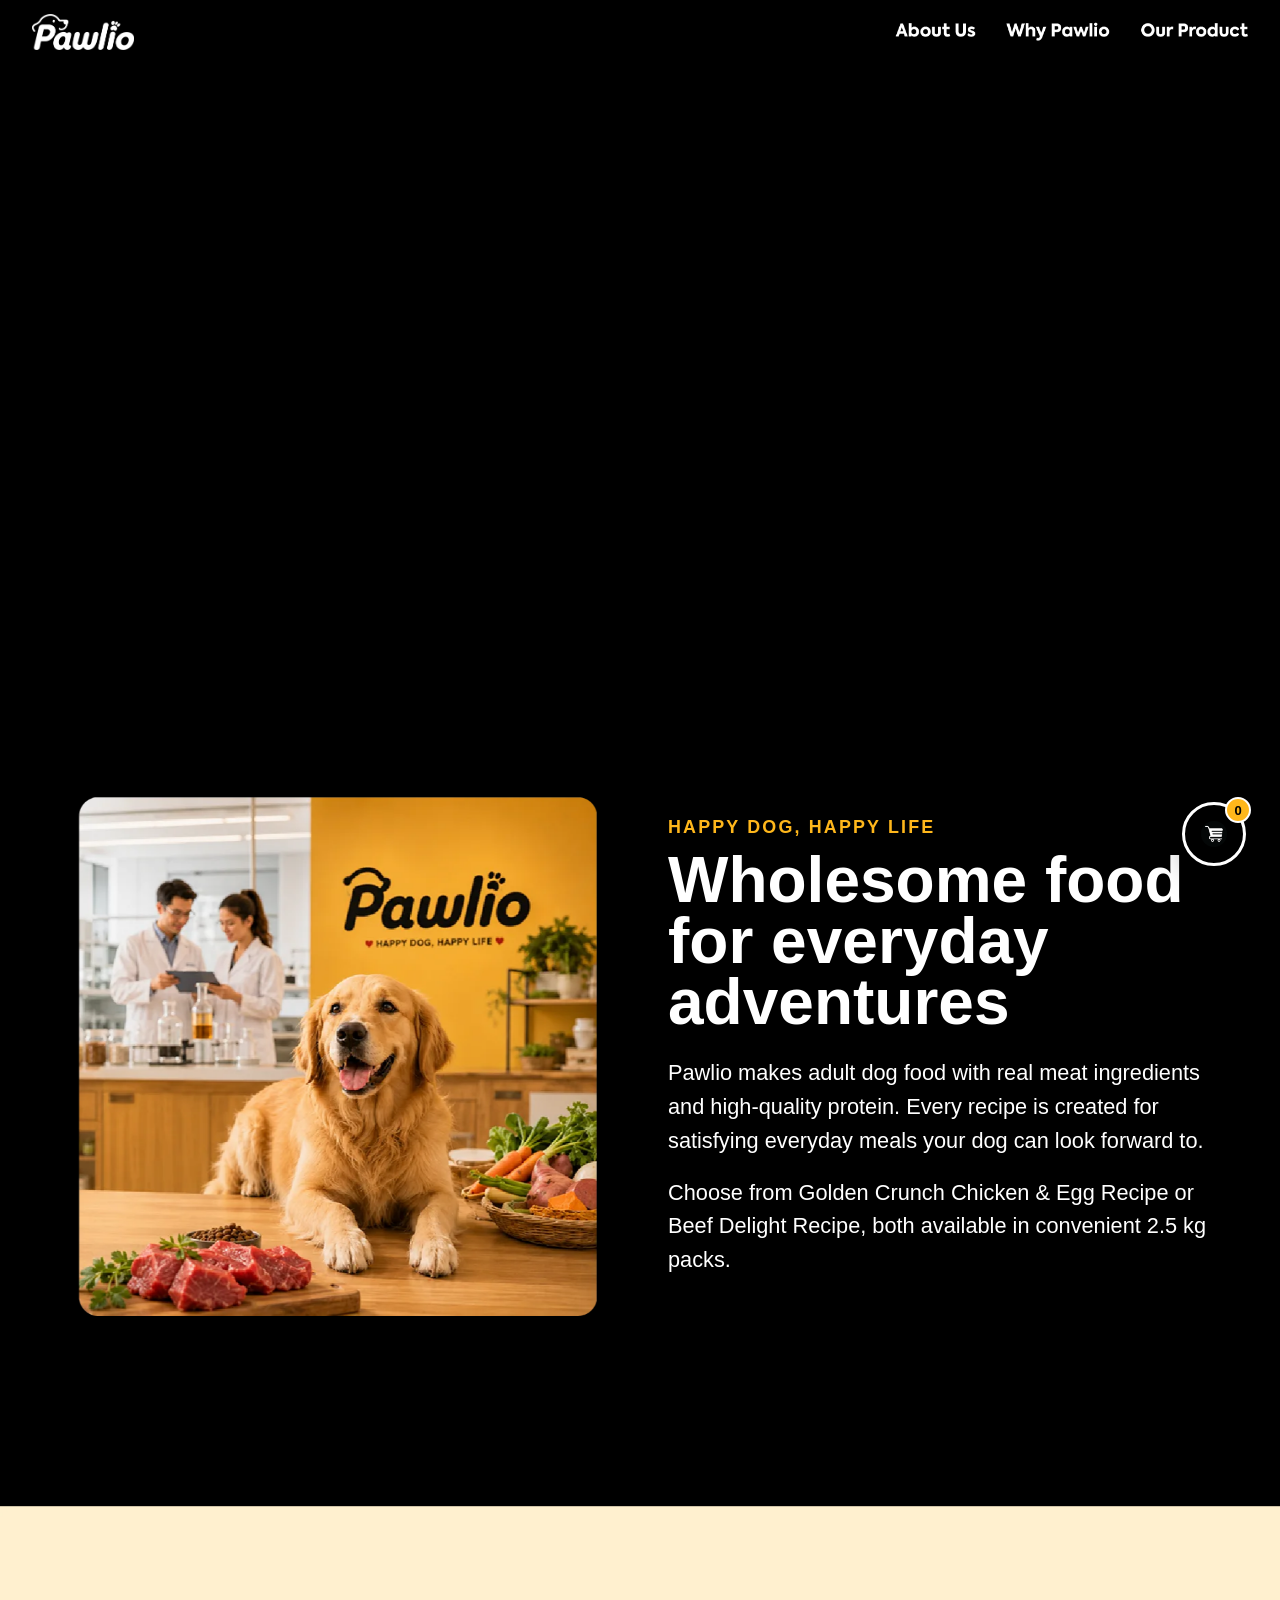
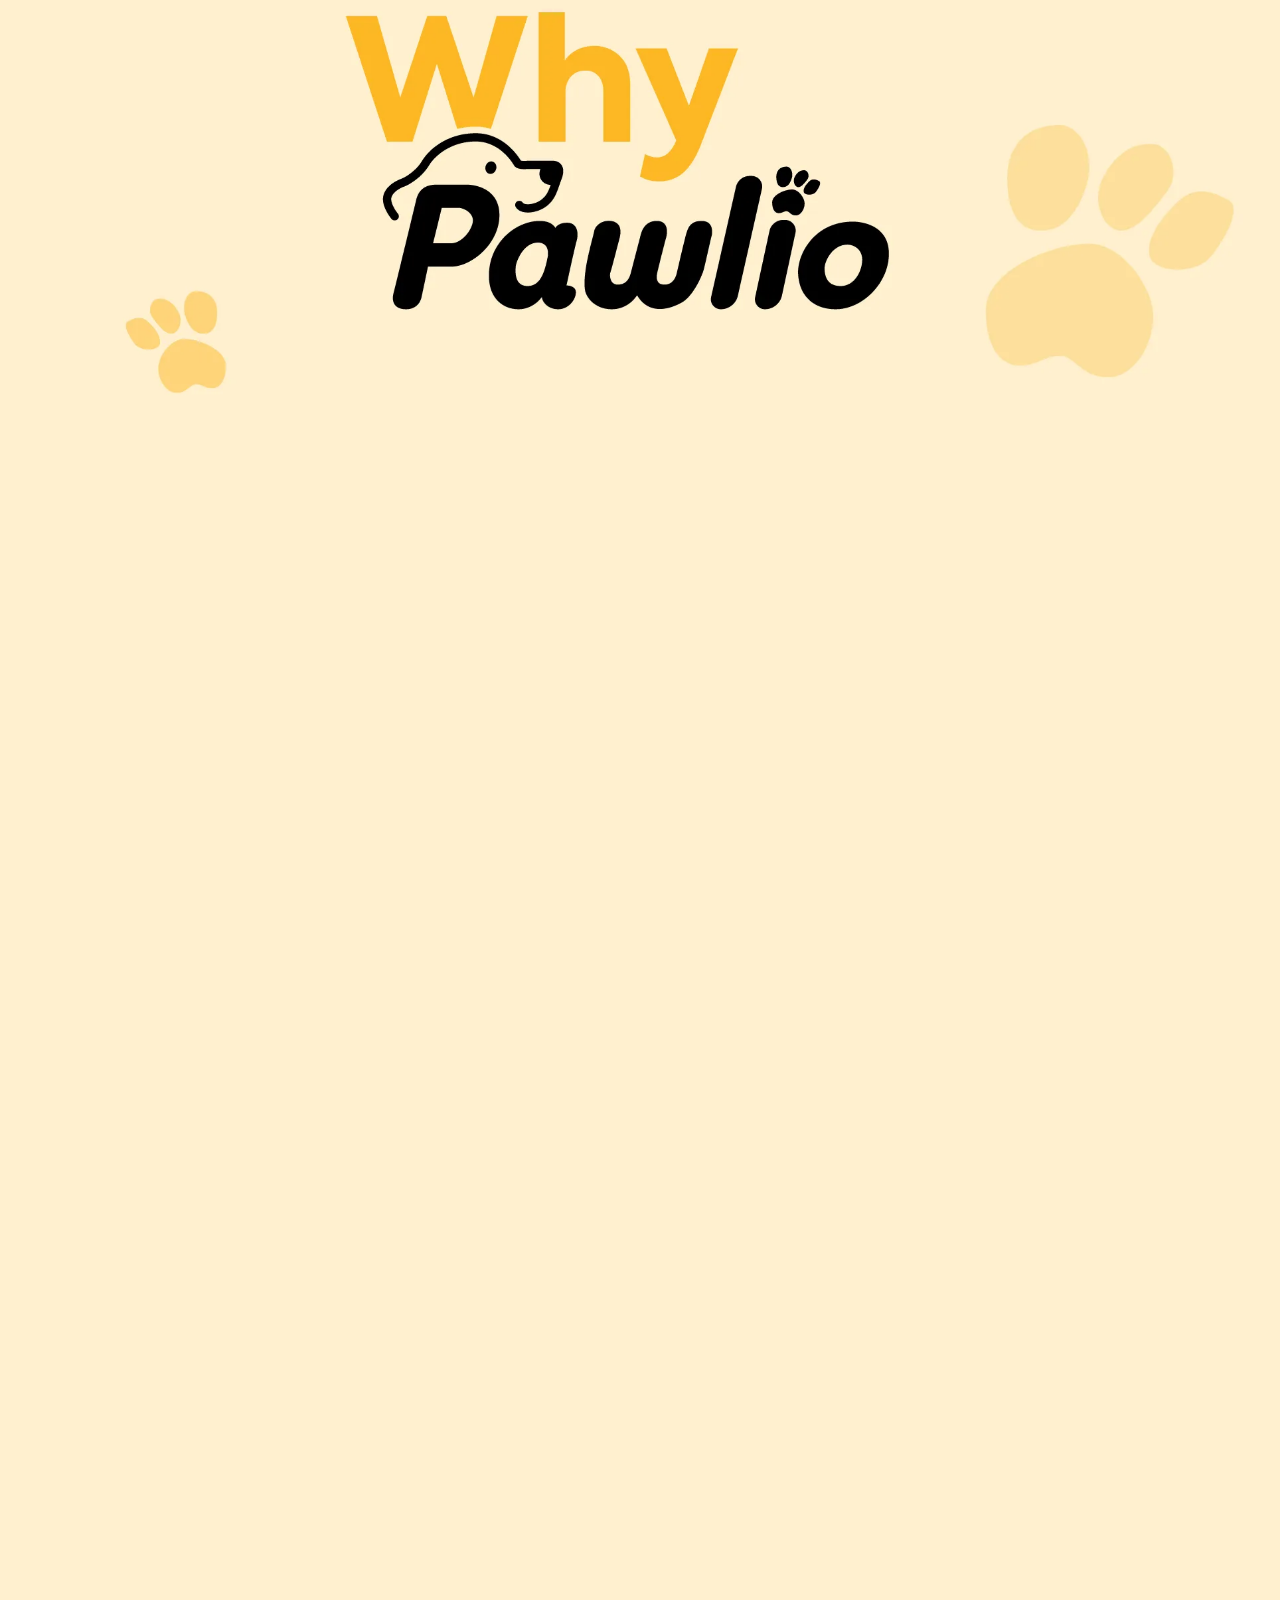
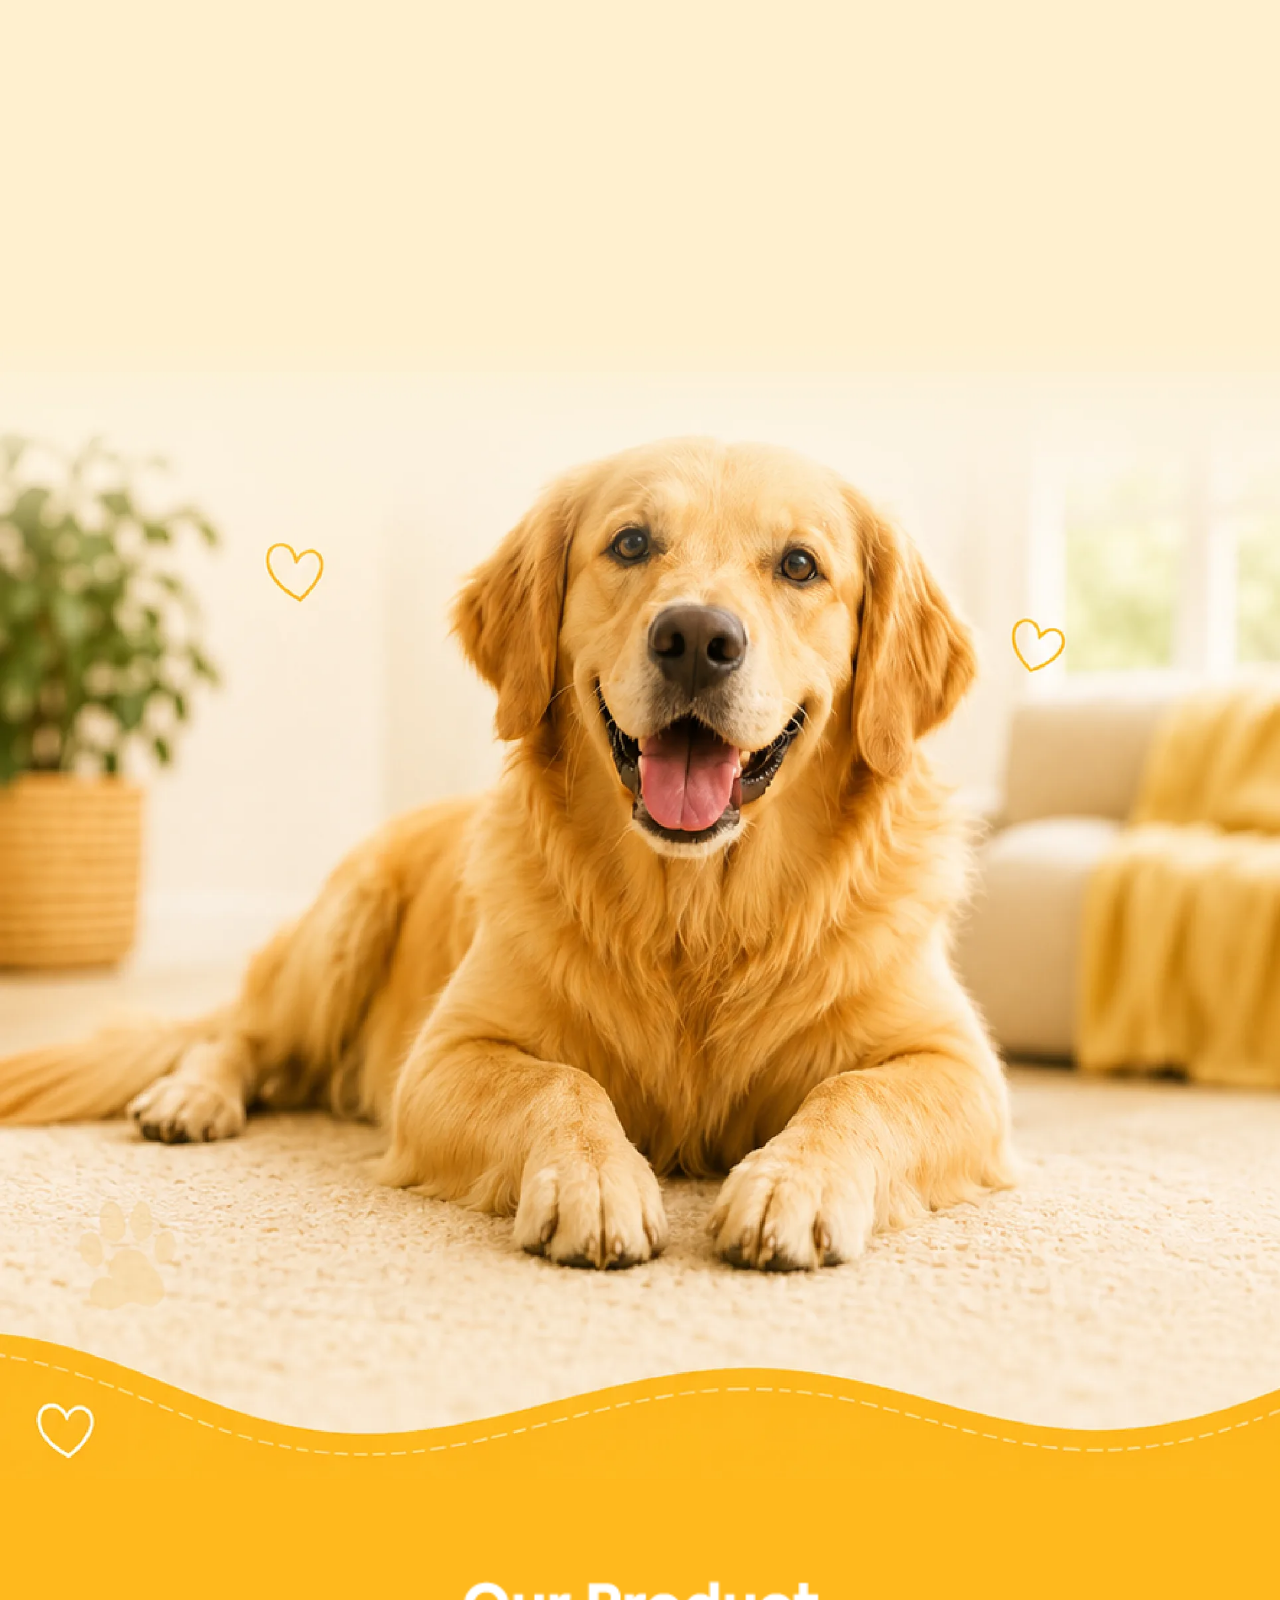
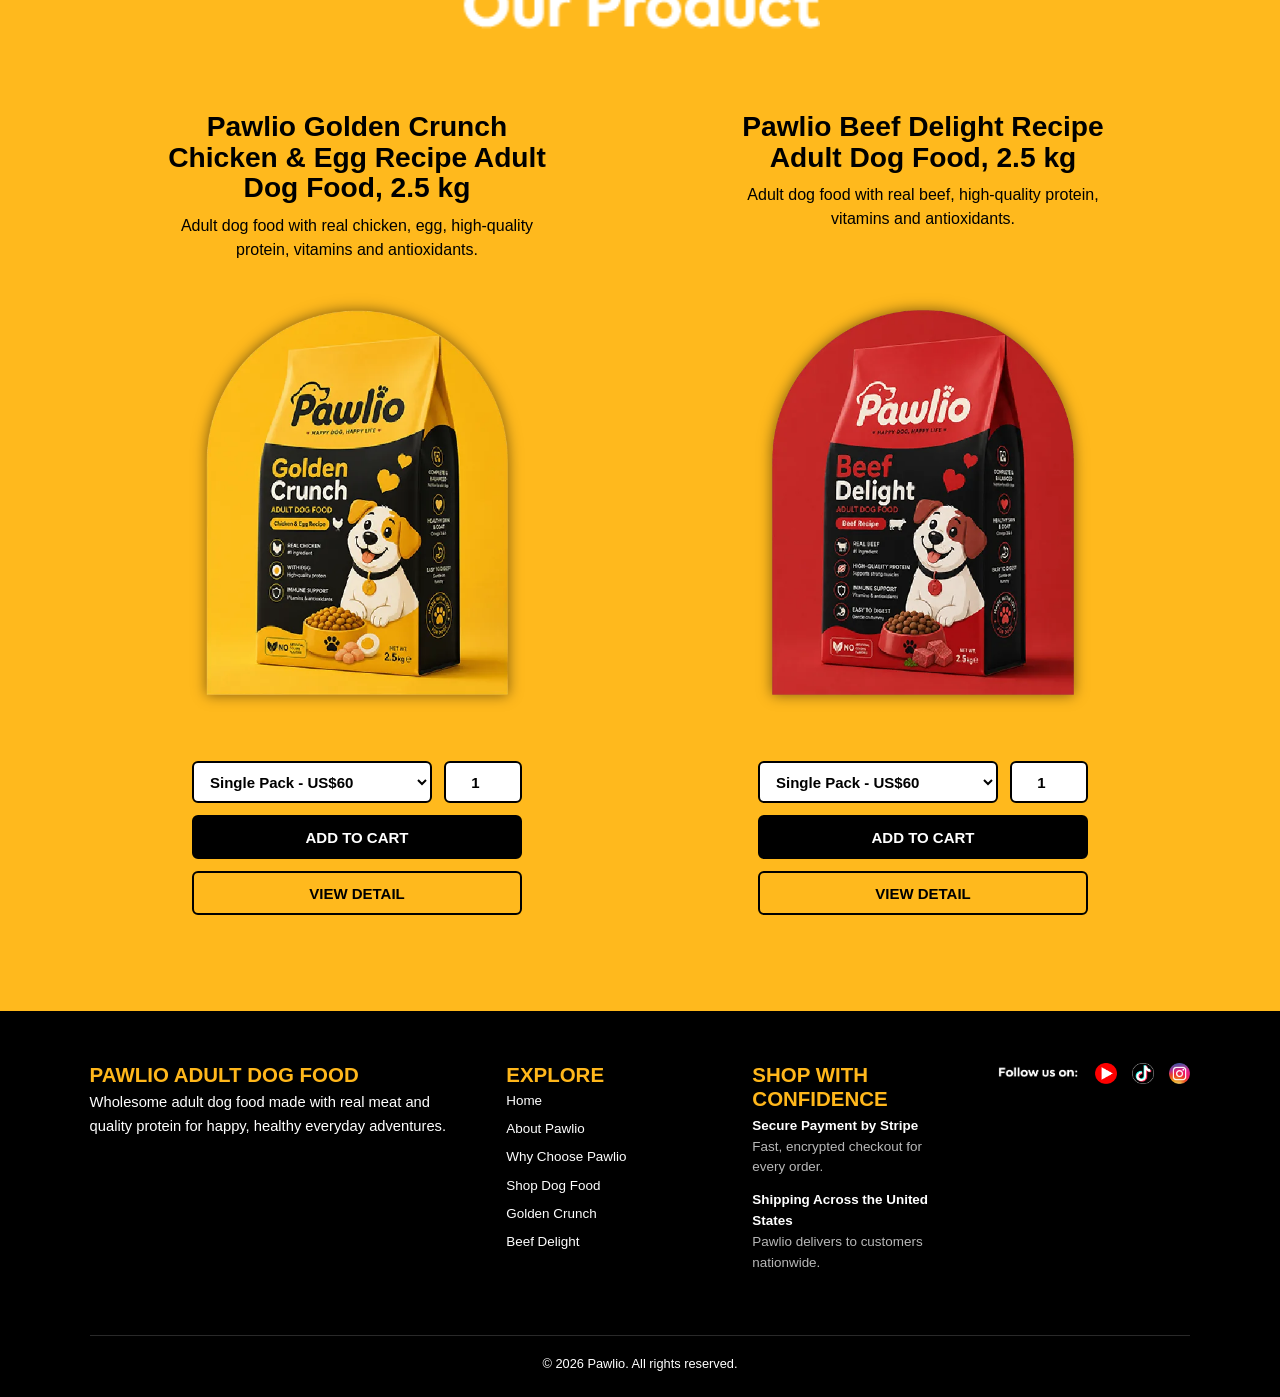
<file: index.html>
<!DOCTYPE html>
<html lang="en">
<head>
  <meta charset="utf-8">
  <meta name="viewport" content="width=device-width, initial-scale=1">
  <meta name="google-site-verification" content="hjLgPuVNzAOUl0ryCk5R2-0RiQ59rB3gJ4UW6P-Ck8I">
  <title>Pawlio Adult Dog Food | Real Meat, High Protein Recipes</title>
  <meta name="description" content="Discover Pawlio adult dog food made with real meat, high-quality protein, vitamins and antioxidants. Shop Golden Crunch Chicken & Egg and Beef Delight recipes.">
  <meta name="robots" content="index, follow, max-image-preview:large">
  <meta name="theme-color" content="#000000">
  <link rel="icon" href="/images/favicon.png" type="image/png">
  <link rel="apple-touch-icon" href="/images/favicon.png">
  <meta property="og:type" content="website">
  <meta property="og:locale" content="en_US">
  <meta property="og:site_name" content="Pawlio">
  <meta property="og:url" content="https://pawlio-eight.vercel.app/">
  <meta property="og:title" content="Pawlio | Wholesome Nutrition for Happy Dogs">
  <meta property="og:description" content="Real meat recipes, quality protein, and everyday nutrition made for the dogs who make life better. Discover Golden Crunch and Beef Delight.">
  <meta property="og:image" content="https://pawlio-eight.vercel.app/images/2pack_hero.jpg">
  <meta property="og:image:type" content="image/jpeg">
  <meta property="og:image:width" content="1928">
  <meta property="og:image:height" content="816">
  <meta property="og:image:alt" content="Pawlio Golden Crunch and Beef Delight adult dog food packs">
  <meta name="twitter:card" content="summary_large_image">
  <meta name="twitter:title" content="Pawlio | Wholesome Nutrition for Happy Dogs">
  <meta name="twitter:description" content="Real meat recipes and quality nutrition for happier everyday moments with your dog.">
  <meta name="twitter:image" content="https://pawlio-eight.vercel.app/images/2pack_hero.jpg">
  <meta name="twitter:image:alt" content="Pawlio Golden Crunch and Beef Delight adult dog food packs">
  <link rel="canonical" href="https://pawlio-eight.vercel.app/">
  <link rel="preload" as="image" href="images/webp/gcpack_hero.webp" type="image/webp" media="(min-width: 561px)" fetchpriority="high">
  <link rel="preload" as="image" href="images/hero1m.jpg" type="image/jpeg" media="(max-width: 560px)" fetchpriority="high">
  <script type="application/ld+json">
  {
    "@context": "https://schema.org",
    "@graph": [
      {
        "@type": "OnlineStore",
        "@id": "https://pawlio-eight.vercel.app/#organization",
        "name": "Pawlio",
        "url": "https://pawlio-eight.vercel.app/",
        "logo": "https://pawlio-eight.vercel.app/images/Pawlio%20Logo_Black.png",
        "description": "Pawlio makes wholesome adult dog food with real meat and high-quality protein.",
        "areaServed": {
          "@type": "Country",
          "name": "United States"
        },
        "paymentAccepted": "Credit card payments securely processed by Stripe"
      },
      {
        "@type": "WebSite",
        "@id": "https://pawlio-eight.vercel.app/#website",
        "url": "https://pawlio-eight.vercel.app/",
        "name": "Pawlio",
        "publisher": {
          "@id": "https://pawlio-eight.vercel.app/#organization"
        },
        "inLanguage": "en-US"
      },
      {
        "@type": "ItemList",
        "name": "Pawlio Adult Dog Food Recipes",
        "numberOfItems": 2,
        "itemListElement": [
          {
            "@type": "ListItem",
            "position": 1,
            "url": "https://pawlio-eight.vercel.app/golden-crunch.html",
            "item": {
              "@type": "Product",
              "name": "Pawlio Golden Crunch Chicken & Egg Recipe Adult Dog Food",
              "image": "https://pawlio-eight.vercel.app/images/gcpack_hero.jpg",
              "description": "Adult dog food with real chicken and egg, high-quality protein, vitamins and antioxidants.",
              "sku": "prod_UdhfwcnhacvTvO",
              "brand": {
                "@type": "Brand",
                "name": "Pawlio"
              },
              "offers": {
                "@type": "Offer",
                "url": "https://pawlio-eight.vercel.app/#our-product",
                "priceCurrency": "USD",
                "price": "60.00",
                "availability": "https://schema.org/InStock",
                "itemCondition": "https://schema.org/NewCondition"
              }
            }
          },
          {
            "@type": "ListItem",
            "position": 2,
            "url": "https://pawlio-eight.vercel.app/beef-delight.html",
            "item": {
              "@type": "Product",
              "name": "Pawlio Beef Delight Recipe Adult Dog Food",
              "image": "https://pawlio-eight.vercel.app/images/bdpack_hero.jpg",
              "description": "Adult dog food with real beef, high-quality protein, vitamins and antioxidants.",
              "sku": "prod_UdhhToZZBuwtlW",
              "brand": {
                "@type": "Brand",
                "name": "Pawlio"
              },
              "offers": {
                "@type": "Offer",
                "url": "https://pawlio-eight.vercel.app/#our-product",
                "priceCurrency": "USD",
                "price": "60.00",
                "availability": "https://schema.org/InStock",
                "itemCondition": "https://schema.org/NewCondition"
              }
            }
          }
        ]
      }
    ]
  }
  </script>
  <style>
    :root {
      --nav-height: clamp(48px, 5vw, 96px);
      --black: #000;
      --white: #fff;
    }

    * {
      box-sizing: border-box;
    }

    html {
      scroll-behavior: smooth;
    }

    body {
      margin: 0;
      min-width: 320px;
      background: var(--black);
      color: var(--white);
      font-family: Arial, Helvetica, sans-serif;
    }

    .visually-hidden {
      position: absolute;
      width: 1px;
      height: 1px;
      padding: 0;
      margin: -1px;
      overflow: hidden;
      clip: rect(0, 0, 0, 0);
      white-space: nowrap;
      border: 0;
    }

    .site-header {
      position: sticky;
      top: 0;
      z-index: 10;
      width: 100%;
      background: var(--black);
    }

    .navbar {
      min-height: var(--nav-height);
      display: grid;
      grid-template-areas: "brand nav";
      grid-template-columns: minmax(clamp(90px, 11vw, 210px), 1fr) auto;
      align-items: center;
      gap: 15px;
      width: min(100%, 1440px);
      margin: 0 auto;
      padding: clamp(8px, 0.95vw, 18px) clamp(12px, 2.5vw, 48px);
    }

    .brand,
    .nav-links,
    .social-links {
      display: flex;
      align-items: center;
      min-width: 0;
    }

    .brand {
      grid-area: brand;
      justify-content: flex-start;
      justify-self: start;
      width: fit-content;
      flex: 0 0 auto;
    }

    .nav-links {
      grid-area: nav;
      justify-content: center;
      gap: clamp(18px, 2.35vw, 45px);
    }

    .menu-toggle {
      display: none;
      grid-area: toggle;
      align-items: center;
      justify-content: center;
      width: 44px;
      height: 44px;
      padding: 10px;
      border: 2px solid var(--white);
      border-radius: 6px;
      background: transparent;
      color: var(--white);
      cursor: pointer;
    }

    .menu-icon,
    .menu-icon::before,
    .menu-icon::after {
      display: block;
      width: 20px;
      height: 2px;
      border-radius: 999px;
      background: currentColor;
      transition: transform 180ms ease, opacity 180ms ease;
    }

    .menu-icon {
      position: relative;
    }

    .menu-icon::before,
    .menu-icon::after {
      position: absolute;
      left: 0;
      content: "";
    }

    .menu-icon::before {
      transform: translateY(-7px);
    }

    .menu-icon::after {
      transform: translateY(7px);
    }

    .site-header.menu-open .menu-icon {
      background: transparent;
    }

    .site-header.menu-open .menu-icon::before {
      transform: rotate(45deg);
    }

    .site-header.menu-open .menu-icon::after {
      transform: rotate(-45deg);
    }

    .social-links {
      grid-area: social;
      justify-content: flex-end;
      gap: clamp(10px, 1vw, 18px);
    }

    .footer-social-section {
      display: grid;
      grid-template-columns: minmax(240px, 1.5fr) repeat(2, minmax(150px, 0.8fr)) auto;
      gap: clamp(28px, 4vw, 64px);
      align-items: start;
      padding: clamp(36px, 4vw, 64px) clamp(24px, 7vw, 110px) 24px;
      background: var(--black);
    }

    .footer-contact {
      display: grid;
      grid-template-columns: repeat(2, minmax(0, max-content));
      align-items: start;
      gap: 24px;
      column-gap: clamp(48px, 7vw, 120px);
    }

    .footer-contact-group {
      display: grid;
      gap: 7px;
    }

    .footer-heading {
      margin: 0 0 4px;
      color: #ffb71b;
      font-size: clamp(13px, 1.6vw, 21px);
      line-height: 1.2;
      text-transform: uppercase;
    }

    .footer-links {
      display: grid;
      gap: 8px;
      margin: 0;
      padding: 0;
      list-style: none;
    }

    .footer-links a {
      color: var(--white);
      font-size: clamp(12px, 1.05vw, 14px);
      line-height: 1.5;
      text-decoration: none;
    }

    .footer-links a:hover,
    .footer-links a:focus-visible {
      color: #ffb71b;
      text-decoration: underline;
      text-underline-offset: 3px;
    }

    .footer-info {
      display: grid;
      gap: 12px;
    }

    .footer-info-item {
      margin: 0;
      font-size: clamp(12px, 1.05vw, 14px);
      line-height: 1.55;
    }

    .footer-info-item strong {
      display: block;
      color: var(--white);
    }

    .footer-info-item span {
      color: rgba(255, 255, 255, 0.72);
    }

    .footer-contact p {
      margin: 0;
      font-size: clamp(10px, 1.15vw, 13px);
      line-height: 1.5;
    }

    .footer-contact a {
      color: var(--white);
      text-decoration: none;
    }

    .footer-contact a:hover,
    .footer-contact a:focus-visible {
      text-decoration: underline;
    }

    .footer-social-links {
      display: flex;
      align-items: center;
      justify-content: flex-end;
      align-self: start;
      justify-self: end;
      gap: clamp(12px, 1.2vw, 22px);
    }

    .footer-social-links .follow-img {
      height: clamp(13px, 1.19vw, 22px);
    }

    .footer-social-links .social-img {
      width: clamp(20px, 1.68vw, 32px);
      height: clamp(20px, 1.68vw, 32px);
    }

    .image-link {
      display: inline-flex;
      align-items: center;
      justify-content: center;
      line-height: 0;
      transition: opacity 180ms ease, transform 180ms ease;
    }

    .image-link:hover,
    .image-link:focus-visible {
      opacity: 0.78;
      transform: translateY(-1px);
    }

    .image-link:focus-visible {
      outline: 2px solid var(--white);
      outline-offset: 6px;
      border-radius: 2px;
    }

    .logo-img {
      width: clamp(75px, 8vw, 154px);
      height: auto;
      display: block;
    }

    .nav-img {
      height: clamp(18px, 1.7vw, 32px);
      width: auto;
    }

    .follow-img {
      height: clamp(18px, 1.7vw, 32px);
      width: auto;
      margin-right: 2px;
    }

    .social-img {
      width: clamp(28px, 2.4vw, 46px);
      height: clamp(28px, 2.4vw, 46px);
      object-fit: contain;
    }

    .hero {
      position: relative;
      width: 100%;
      aspect-ratio: 1928 / 816;
      overflow: hidden;
      background: var(--black);
    }

    .hero-slide {
      position: absolute;
      inset: 0;
      width: 100%;
      height: 100%;
      opacity: 0;
      animation: heroFade 15s infinite;
    }

    .hero-slide img {
      display: block;
      width: 100%;
      height: 100%;
      object-fit: contain;
      object-position: center;
    }

    .hero-slide:nth-child(2) {
      animation-delay: 5s;
    }

    .hero-slide:nth-child(3) {
      animation-delay: 10s;
    }

    .about-section {
      min-height: 100vh;
      display: grid;
      grid-template-columns: minmax(0, 1fr) minmax(0, 1fr);
      align-items: center;
      gap: 56px;
      width: min(100%, 1440px);
      margin: 0 auto;
      padding: 96px 64px;
      background: var(--black);
      overflow: hidden;
    }

    .about-visual,
    .about-copy {
      display: flex;
      align-items: center;
      justify-content: center;
      opacity: 0;
      transition: opacity 850ms ease, transform 850ms ease;
      will-change: opacity, transform;
    }

    .about-visual {
      transform: translateX(-90px);
    }

    .about-copy {
      flex-direction: column;
      align-items: flex-start;
      transform: translateX(90px);
    }

    .section-kicker {
      margin: 0 0 12px;
      color: #ffb71b;
      font-size: clamp(14px, 1.4vw, 18px);
      font-weight: 800;
      letter-spacing: 0.12em;
      text-transform: uppercase;
    }

    .about-heading {
      margin: 0 0 24px;
      font-size: clamp(36px, 5vw, 72px);
      line-height: 0.95;
    }

    .about-copy p:not(.section-kicker) {
      max-width: 620px;
      margin: 0 0 18px;
      font-size: clamp(17px, 1.7vw, 23px);
      line-height: 1.55;
    }

    .about-section.is-visible .about-visual,
    .about-section.is-visible .about-copy {
      opacity: 1;
      transform: translateX(0);
    }

    .about-img,
    .about-writer-img {
      display: block;
      width: 100%;
      height: auto;
      object-fit: contain;
    }

    .about-img {
      max-width: 520px;
    }

    .about-writer-img {
      max-width: 620px;
    }

    .why-section {
      position: relative;
      min-height: auto;
      aspect-ratio: 1928 / 4789;
      background: var(--black) url("images/webp/whyus.webp") center top / 100% 100% no-repeat;
      overflow: hidden;
    }

    .why-list {
      position: absolute;
      top: 19%;
      left: 50%;
      transform: translateX(-50%);
      display: flex;
      flex-direction: column;
      align-items: center;
      gap: 42px;
      width: 61.2%;
      padding: 0;
    }

    .why-item {
      display: block;
      width: 100%;
      height: auto;
      object-fit: contain;
      opacity: 0;
      transition: opacity 850ms ease, transform 850ms ease;
      will-change: opacity, transform;
    }

    .why-item:nth-child(odd) {
      transform: translateX(-55%);
    }

    .why-item:nth-child(even) {
      transform: translateX(55%);
    }

    .why-item.is-visible:nth-child(odd) {
      opacity: 1;
      transform: translateX(-15%);
    }

    .why-item.is-visible:nth-child(even) {
      opacity: 1;
      transform: translateX(15%);
    }

    .product-section {
      position: relative;
      z-index: 1;
      margin-top: -6px;
      min-height: 100vh;
      display: flex;
      flex-direction: column;
      align-items: center;
      justify-content: center;
      background: #ffb71b url("images/productbg.png") center -3% / cover no-repeat;
      overflow: hidden;
      padding: 96px 48px;
    }

    .product-display {
      display: grid;
      grid-template-columns: repeat(2, minmax(0, 1fr));
      align-items: start;
      justify-items: center;
      gap: 72px;
      width: min(100%, 1060px);
    }

    .product-card {
      display: flex;
      flex-direction: column;
      align-items: center;
      width: min(100%, 420px);
    }

    .product-info {
      width: min(100%, 390px);
      min-height: 154px;
      margin-top: 18px;
      color: var(--black);
      text-align: center;
    }

    .product-info h3 {
      margin: 0 0 10px;
      font-size: clamp(22px, 2.2vw, 30px);
      line-height: 1.1;
    }

    .product-info p {
      margin: 0 auto;
      max-width: 370px;
      font-size: 16px;
      line-height: 1.5;
    }

    .product-title {
      display: block;
      width: min(48vw, 360px);
      height: auto;
      margin-bottom: 46px;
      object-fit: contain;
    }

    .product-img {
      display: block;
      width: min(100%, 390px);
      height: auto;
      object-fit: contain;
    }

    .product-options {
      display: grid;
      grid-template-columns: 1fr auto;
      gap: 12px;
      width: min(100%, 330px);
      margin-top: 22px;
    }

    .product-select,
    .quantity-input {
      min-height: 42px;
      border: 2px solid var(--black);
      border-radius: 6px;
      background: var(--white);
      color: var(--black);
      font: 700 15px/1 Arial, Helvetica, sans-serif;
      padding: 0 12px;
    }

    .quantity-input {
      width: 78px;
      text-align: center;
    }

    .add-cart-button,
    .checkout-button {
      min-height: 44px;
      border: 2px solid var(--black);
      border-radius: 6px;
      background: var(--black);
      color: var(--white);
      cursor: pointer;
      font: 800 15px/1 Arial, Helvetica, sans-serif;
      padding: 0 18px;
      text-transform: uppercase;
      transition: opacity 180ms ease, transform 180ms ease;
    }

    .add-cart-button {
      grid-column: 1 / -1;
    }

    .product-detail-link {
      display: inline-flex;
      align-items: center;
      justify-content: center;
      min-height: 44px;
      width: min(100%, 330px);
      margin-top: 12px;
      border: 2px solid var(--black);
      border-radius: 6px;
      color: var(--black);
      font-size: 15px;
      font-weight: 800;
      text-decoration: none;
      text-transform: uppercase;
      transition: background 180ms ease, color 180ms ease, transform 180ms ease;
    }

    .product-detail-link:hover,
    .product-detail-link:focus-visible {
      background: var(--black);
      color: var(--white);
      transform: translateY(-2px);
    }

    .footer-brand {
      max-width: 680px;
    }

    .footer-brand p {
      margin: 0;
      font-size: clamp(12px, 1.15vw, 15px);
      line-height: 1.6;
    }

    .footer-meta {
      grid-column: 1 / -1;
      width: 100%;
      margin: 10px 0 0;
      padding-top: 18px;
      border-top: 1px solid rgba(255, 255, 255, 0.16);
      font-size: clamp(11px, 1vw, 14px);
      line-height: 1.5;
      text-align: center;
    }

    .add-cart-button:hover,
    .checkout-button:hover {
      opacity: 0.86;
      transform: translateY(-2px);
    }

    .floating-cart {
      position: fixed;
      right: clamp(18px, 3vw, 34px);
      bottom: clamp(18px, 3vw, 34px);
      z-index: 30;
    }

    .cart-toggle {
      position: relative;
      display: inline-flex;
      align-items: center;
      justify-content: center;
      width: clamp(58px, 5vw, 72px);
      height: clamp(58px, 5vw, 72px);
      border: 3px solid var(--white);
      border-radius: 50%;
      background: var(--black);
      color: var(--white);
      cursor: pointer;
      line-height: 1;
      box-shadow: 0 12px 28px rgba(0, 0, 0, 0.35);
      transition: opacity 180ms ease, transform 180ms ease;
    }

    .cart-toggle:hover,
    .cart-toggle:focus-visible {
      opacity: 0.9;
      transform: translateY(-2px);
    }

    .cart-count {
      position: absolute;
      top: -8px;
      right: -8px;
      display: grid;
      place-items: center;
      min-width: 26px;
      height: 26px;
      padding: 0 7px;
      border: 2px solid var(--white);
      border-radius: 999px;
      background: #ffb71b;
      color: var(--black);
      font: 800 13px/1 Arial, Helvetica, sans-serif;
    }

    .cart-icon {
      display: block;
      width: 58%;
      height: 58%;
      object-fit: contain;
    }

    .cart-box {
      position: absolute;
      right: 0;
      bottom: calc(100% + 16px);
      display: none;
      width: min(88vw, 390px);
      padding: 20px;
      border: 3px solid var(--black);
      border-radius: 8px;
      background: rgba(255, 255, 255, 0.97);
      color: var(--black);
      box-shadow: 0 18px 45px rgba(0, 0, 0, 0.3);
    }

    .floating-cart.is-open .cart-box {
      display: block;
    }

    .cart-heading {
      margin: 0 0 14px;
      font-size: 22px;
      line-height: 1;
      text-align: center;
    }

    .cart-items {
      display: grid;
      gap: 10px;
      margin-bottom: 16px;
    }

    .cart-item,
    .cart-empty {
      display: flex;
      align-items: center;
      justify-content: space-between;
      gap: 14px;
      min-height: 38px;
      font-weight: 700;
    }

    .cart-empty {
      justify-content: center;
      opacity: 0.7;
    }

    .remove-cart-button {
      border: 0;
      background: transparent;
      color: var(--black);
      cursor: pointer;
      font: 800 14px/1 Arial, Helvetica, sans-serif;
      text-decoration: underline;
    }

    .checkout-button {
      display: block;
      width: min(100%, 280px);
      margin: 0 auto;
    }

    .checkout-button:disabled {
      cursor: not-allowed;
      opacity: 0.45;
      transform: none;
    }

    @keyframes heroFade {
      0% {
        opacity: 0;
      }

      6%,
      33% {
        opacity: 1;
      }

      39%,
      100% {
        opacity: 0;
      }
    }

    @media (max-width: 980px) {
      .navbar {
        grid-template-columns: auto 1fr;
        grid-template-areas:
          "brand toggle";
        gap: 14px 20px;
        justify-items: stretch;
      }

      .brand {
        justify-self: start;
      }

      .menu-toggle {
        display: inline-flex;
        justify-self: end;
      }

      .nav-links {
        position: absolute;
        top: 100%;
        left: 0;
        right: 0;
        display: none;
        flex-direction: column;
        align-items: center;
        justify-content: center;
        gap: 24px;
        padding: 28px 24px 32px;
        border-top: 1px solid rgba(255, 255, 255, 0.16);
        background: rgba(0, 0, 0, 0.97);
        box-shadow: 0 18px 30px rgba(0, 0, 0, 0.28);
      }

      .site-header.menu-open .nav-links {
        display: flex;
      }

      .nav-links .nav-img {
        height: clamp(22px, 3vw, 30px);
      }

      .social-links {
        grid-column: 1 / -1;
        justify-content: center;
      }

      .footer-social-section {
        grid-template-columns: repeat(2, minmax(0, 1fr));
        padding-inline: 28px;
      }

      .footer-contact {
        grid-template-columns: repeat(2, minmax(0, max-content));
      }

      .footer-social-links {
        justify-content: center;
        justify-self: start;
      }

      .footer-meta {
        justify-self: center;
        text-align: center;
      }

      .footer-social-links {
        justify-content: center;
        justify-self: center;
      }

      .about-section {
        grid-template-columns: 1fr;
        gap: 38px;
        min-height: auto;
        padding: 72px 28px;
      }

      .about-img {
        max-width: 430px;
      }

      .about-writer-img {
        max-width: 560px;
      }

      .why-list {
        gap: 30px;
        padding: 0;
      }

      .product-section {
        padding: 72px 28px;
      }

      .product-display {
        gap: 40px;
      }

      .product-title {
        width: min(58vw, 310px);
        margin-bottom: 34px;
      }

      .product-img {
        width: min(100%, 320px);
      }

      .product-info {
        min-height: 178px;
      }

    }

    @media (max-width: 560px) {
      .hero {
        aspect-ratio: 941 / 1672;
      }

      .hero-slide img {
        object-fit: cover;
      }

      .navbar {
        padding-inline: 16px;
        gap: 12px 14px;
      }

      .logo-img {
        width: clamp(68px, 20vw, 88px);
      }

      .nav-img {
        height: clamp(15px, 4vw, 19px);
      }

      .follow-img {
        height: clamp(17px, 4.5vw, 22px);
      }

      .nav-links {
        gap: 22px;
      }

      .social-links {
        gap: 11px;
      }

      .social-img {
        width: clamp(28px, 7vw, 34px);
        height: clamp(28px, 7vw, 34px);
      }

      .footer-contact {
        grid-template-columns: 1fr;
      }

      .footer-social-section {
        grid-template-columns: 1fr;
        justify-items: center;
        text-align: center;
      }

      .footer-links,
      .footer-info {
        justify-items: center;
      }

      .footer-social-links {
        justify-self: center;
      }

      .footer-social-links .follow-img {
        height: clamp(12px, 3.15vw, 15px);
      }

      .footer-social-links .social-img {
        width: clamp(20px, 4.9vw, 24px);
        height: clamp(20px, 4.9vw, 24px);
      }

      .about-section {
        gap: 30px;
        padding: 56px 18px;
      }

      .why-list {
        gap: 21px;
        padding: 0;
      }

      .product-title {
        width: min(72vw, 260px);
        margin-bottom: 28px;
      }

      .product-section {
        padding: 56px 18px;
      }

      .product-display {
        grid-template-columns: 1fr;
        gap: clamp(34px, 8vw, 56px);
      }

      .product-info {
        min-height: 0;
      }

      .product-img {
        width: min(100%, 260px);
      }
    }
  </style>
</head>
<body>
  <header class="site-header">
    <nav class="navbar" aria-label="Primary navigation">
      <a class="brand image-link" href="#top" aria-label="Pawlio home">
        <img class="logo-img" src="images/Pawlio%20Logo_White.png" alt="Pawlio">
      </a>

      <button class="menu-toggle" id="menu-toggle" type="button" aria-label="Open navigation menu" aria-controls="nav-links" aria-expanded="false">
        <span class="menu-icon" aria-hidden="true"></span>
      </button>

      <div class="nav-links" id="nav-links">
        <a class="image-link" href="#about-us" aria-label="About us">
          <img class="nav-img" src="images/aboutus.png" alt="About us">
        </a>
        <a class="image-link" href="#why-pawlio" aria-label="Why Pawlio">
          <img class="nav-img" src="images/whypawlio.png" alt="Why Pawlio">
        </a>
        <a class="image-link" href="#our-product" aria-label="Our product">
          <img class="nav-img" src="images/ourproduct.png" alt="Our product">
        </a>
      </div>

    </nav>
  </header>

  <main id="top">
    <section class="hero" aria-labelledby="hero-heading">
      <div class="visually-hidden">
        <h1 id="hero-heading">Pawlio Adult Dog Food Made with Real Meat</h1>
        <p>Explore Golden Crunch Chicken &amp; Egg Recipe and Beef Delight Recipe for adult dogs.</p>
      </div>
      <picture class="hero-slide">
        <source media="(max-width: 560px)" srcset="images/hero1m.jpg">
        <img src="images/webp/gcpack_hero.webp" width="1928" height="816" alt="Pawlio Golden Crunch Chicken and Egg Recipe adult dog food pack" fetchpriority="high" decoding="async">
      </picture>
      <picture class="hero-slide">
        <source media="(max-width: 560px)" srcset="images/hero2m.jpg">
        <img src="images/webp/bdpack_hero.webp" width="1928" height="816" alt="Pawlio Beef Delight Recipe adult dog food pack" decoding="async">
      </picture>
      <picture class="hero-slide">
        <source media="(max-width: 560px)" srcset="images/hero3m.jpg">
        <img src="images/webp/2pack_hero.webp" width="1928" height="816" alt="Pawlio Golden Crunch and Beef Delight adult dog food packs" decoding="async">
      </picture>
    </section>

    <section class="about-section" id="about-us" aria-labelledby="about-heading">
      <div class="about-visual">
        <img class="about-img" src="images/webp/about.webp" width="764" height="764" alt="Pawlio dog food research and ingredient selection" loading="lazy" decoding="async">
      </div>
      <div class="about-copy">
        <p class="section-kicker">Happy dog, happy life</p>
        <h2 class="about-heading" id="about-heading">Wholesome food for everyday adventures</h2>
        <p>Pawlio makes adult dog food with real meat ingredients and high-quality protein. Every recipe is created for satisfying everyday meals your dog can look forward to.</p>
        <p>Choose from Golden Crunch Chicken &amp; Egg Recipe or Beef Delight Recipe, both available in convenient 2.5 kg packs.</p>
      </div>
    </section>

    <section class="why-section" id="why-pawlio" aria-labelledby="why-heading">
      <div class="visually-hidden">
        <h2 id="why-heading">Why Choose Pawlio Dog Food</h2>
        <ul>
          <li>Real meat ingredients for tasty, wholesome nutrition.</li>
          <li>High-quality protein to support strong muscles and daily energy.</li>
          <li>Vitamins and antioxidants to support overall wellness.</li>
          <li>Easy-to-digest recipes suitable for everyday feeding.</li>
          <li>No artificial colors or flavors.</li>
        </ul>
      </div>
      <div class="why-list">
        <img class="why-item" src="images/why1.png" width="1191" height="374" alt="" loading="lazy" decoding="async">
        <img class="why-item" src="images/why2.png" width="1190" height="374" alt="" loading="lazy" decoding="async">
        <img class="why-item" src="images/why3.png" width="1191" height="373" alt="" loading="lazy" decoding="async">
        <img class="why-item" src="images/why4.png" width="1190" height="374" alt="" loading="lazy" decoding="async">
        <img class="why-item" src="images/why5.png" width="1191" height="374" alt="" loading="lazy" decoding="async">
      </div>
    </section>

    <section class="product-section" id="our-product" aria-labelledby="products-heading">
      <h2 class="visually-hidden" id="products-heading">Shop Pawlio Adult Dog Food</h2>
      <img class="product-title" src="images/ourproduct.png" alt="" loading="lazy" decoding="async">
      <div class="product-display">
        <article class="product-card" data-product="chicken">
          <div class="product-info">
            <h3>Pawlio Golden Crunch Chicken &amp; Egg Recipe Adult Dog Food, 2.5 kg</h3>
            <p>Adult dog food with real chicken, egg, high-quality protein, vitamins and antioxidants.</p>
          </div>
          <img class="product-img" src="images/webp/chicken.webp" width="638" height="775" alt="Pawlio Golden Crunch Chicken and Egg Recipe adult dog food, 2.5 kg" loading="lazy" decoding="async">
          <div class="product-options">
            <select class="product-select" aria-label="Chicken product option">
              <option value="single" data-price-id="price_1TeQGbHzqKH9HNrFGi6LwfW6" data-cart-name="Golden Crunch flavor 1-Pack">Single Pack - US$60</option>
              <option value="package" data-price-id="price_1TeQGbHzqKH9HNrFhn2V78e1" data-cart-name="Golden Crunch flavor 2-Pack Bundle">2-Pack Bundle - US$108</option>
            </select>
            <input class="quantity-input" type="number" min="1" value="1" aria-label="Chicken quantity">
            <button class="add-cart-button" type="button" data-name="Chicken" data-product-id="prod_UdhfwcnhacvTvO">Add to cart</button>
          </div>
          <a class="product-detail-link" href="golden-crunch.html">View Detail</a>
        </article>
        <article class="product-card" data-product="beef">
          <div class="product-info">
            <h3>Pawlio Beef Delight Recipe Adult Dog Food, 2.5 kg</h3>
            <p>Adult dog food with real beef, high-quality protein, vitamins and antioxidants.</p>
          </div>
          <img class="product-img" src="images/webp/beef.webp" width="637" height="774" alt="Pawlio Beef Delight Recipe adult dog food, 2.5 kg" loading="lazy" decoding="async">
          <div class="product-options">
            <select class="product-select" aria-label="Beef product option">
              <option value="single" data-price-id="price_1TeQI0HzqKH9HNrFgZCCDn9i" data-cart-name="Beef & Delight flavor 1-Pack">Single Pack - US$60</option>
              <option value="package" data-price-id="price_1TeQO2HzqKH9HNrFMUZvzdcr" data-cart-name="Beef & Delight flavor 2-Pack Bundle">2-Pack Bundle - US$108</option>
            </select>
            <input class="quantity-input" type="number" min="1" value="1" aria-label="Beef quantity">
            <button class="add-cart-button" type="button" data-name="Beef" data-product-id="prod_UdhhToZZBuwtlW">Add to cart</button>
          </div>
          <a class="product-detail-link" href="beef-delight.html">View Detail</a>
        </article>
      </div>
    </section>

    <footer class="footer-social-section" aria-label="Pawlio information and links">
      <div class="footer-brand">
        <h2 class="footer-heading">Pawlio Adult Dog Food</h2>
        <p>Wholesome adult dog food made with real meat and quality protein for happy, healthy everyday adventures.</p>
      </div>

      <nav aria-labelledby="footer-explore-heading">
        <h2 class="footer-heading" id="footer-explore-heading">Explore</h2>
        <ul class="footer-links">
          <li><a href="#top">Home</a></li>
          <li><a href="#about-us">About Pawlio</a></li>
          <li><a href="#why-pawlio">Why Choose Pawlio</a></li>
          <li><a href="#our-product">Shop Dog Food</a></li>
          <li><a href="golden-crunch.html">Golden Crunch</a></li>
          <li><a href="beef-delight.html">Beef Delight</a></li>
        </ul>
      </nav>

      <section aria-labelledby="footer-service-heading">
        <h2 class="footer-heading" id="footer-service-heading">Shop with Confidence</h2>
        <div class="footer-info">
          <p class="footer-info-item">
            <strong>Secure Payment by Stripe</strong>
            <span>Fast, encrypted checkout for every order.</span>
          </p>
          <p class="footer-info-item">
            <strong>Shipping Across the United States</strong>
            <span>Pawlio delivers to customers nationwide.</span>
          </p>
        </div>
      </section>

      <div class="footer-social-links" role="group" aria-label="Pawlio social media">
        <img class="follow-img" src="images/follow.png" alt="Follow us">
        <img class="social-img" src="images/yt.png" alt="Pawlio on YouTube">
        <img class="social-img" src="images/tiktok.png" alt="Pawlio on TikTok">
        <img class="social-img" src="images/ig.png" alt="Pawlio on Instagram">
      </div>
      <p class="footer-meta">&copy; 2026 Pawlio. All rights reserved.</p>
    </footer>
  </main>

  <div class="floating-cart" id="floating-cart">
    <button class="cart-toggle" id="cart-toggle" type="button" aria-label="Open cart" aria-expanded="false">
      <img class="cart-icon" src="images/cart.png" alt="">
      <span class="cart-count" id="cart-count">0</span>
    </button>
    <div class="cart-box" aria-live="polite">
      <h2 class="cart-heading">Cart</h2>
      <div class="cart-items" id="cart-items">
        <div class="cart-empty">Your cart is empty</div>
      </div>
      <button class="checkout-button" id="checkout-button" type="button" disabled>Checkout Now</button>
    </div>
  </div>

  <script>
    const animatedSections = document.querySelectorAll('.about-section, .why-item');

    const revealOnScroll = new IntersectionObserver((entries) => {
      entries.forEach((entry) => {
        if (entry.isIntersecting) {
          entry.target.classList.add('is-visible');
        } else {
          entry.target.classList.remove('is-visible');
        }
      });
    }, {
      threshold: 0.22
    });

    animatedSections.forEach((section) => revealOnScroll.observe(section));

    const cart = [];
    const siteHeader = document.querySelector('.site-header');
    const menuToggle = document.querySelector('#menu-toggle');
    const navLinks = document.querySelector('#nav-links');
    const floatingCart = document.querySelector('#floating-cart');
    const cartToggle = document.querySelector('#cart-toggle');
    const cartCount = document.querySelector('#cart-count');
    const cartItems = document.querySelector('#cart-items');
    const checkoutButton = document.querySelector('#checkout-button');

    const setMenuOpen = (isOpen) => {
      if (!siteHeader || !menuToggle) {
        return;
      }

      siteHeader.classList.toggle('menu-open', isOpen);
      menuToggle.setAttribute('aria-expanded', String(isOpen));
      menuToggle.setAttribute('aria-label', isOpen ? 'Close navigation menu' : 'Open navigation menu');
    };

    menuToggle?.addEventListener('click', () => {
      setMenuOpen(!siteHeader.classList.contains('menu-open'));
    });

    navLinks?.addEventListener('click', (event) => {
      if (event.target.closest('a')) {
        setMenuOpen(false);
      }
    });

    document.addEventListener('click', (event) => {
      if (siteHeader?.classList.contains('menu-open') && !siteHeader.contains(event.target)) {
        setMenuOpen(false);
      }
    });

    document.addEventListener('keydown', (event) => {
      if (event.key === 'Escape') {
        setMenuOpen(false);
      }
    });

    window.addEventListener('resize', () => {
      if (window.innerWidth > 980) {
        setMenuOpen(false);
      }
    });

    const renderCart = () => {
      if (!cartItems || !checkoutButton) {
        return;
      }

      const totalItems = cart.reduce((total, item) => total + item.quantity, 0);

      if (cartCount) {
        cartCount.textContent = String(totalItems);
      }

      checkoutButton.disabled = cart.length === 0;
      checkoutButton.textContent = 'Checkout Now';

      if (cart.length === 0) {
        cartItems.innerHTML = '<div class="cart-empty">Your cart is empty</div>';
        return;
      }

      cartItems.innerHTML = cart.map((item, index) => `
        <div class="cart-item">
          <span>${item.cartName} x ${item.quantity}</span>
          <button class="remove-cart-button" type="button" data-cart-index="${index}">Remove</button>
        </div>
      `).join('');
    };

    const setCartOpen = (isOpen) => {
      if (!floatingCart || !cartToggle) {
        return;
      }

      floatingCart.classList.toggle('is-open', isOpen);
      cartToggle.setAttribute('aria-expanded', String(isOpen));
      cartToggle.setAttribute('aria-label', isOpen ? 'Close cart' : 'Open cart');
    };

    cartToggle?.addEventListener('click', () => {
      setCartOpen(!floatingCart.classList.contains('is-open'));
    });

    document.querySelectorAll('.add-cart-button').forEach((button) => {
      button.addEventListener('click', () => {
        const card = button.closest('.product-card');
        const select = card.querySelector('.product-select');
        const quantityInput = card.querySelector('.quantity-input');
        const selectedOption = select.options[select.selectedIndex];
        const quantity = Math.max(1, Number.parseInt(quantityInput.value, 10) || 1);
        const priceId = selectedOption.dataset.priceId;
        const optionLabel = selectedOption.textContent.trim();
        const cartName = selectedOption.dataset.cartName;
        const existingItem = cart.find((item) => item.priceId === priceId);

        if (existingItem) {
          existingItem.quantity += quantity;
        } else {
          cart.push({
            name: button.dataset.name,
            productId: button.dataset.productId,
            priceId,
            optionLabel,
            cartName,
            quantity
          });
        }

        quantityInput.value = '1';
        renderCart();
        setCartOpen(true);
      });
    });

    cartItems?.addEventListener('click', (event) => {
      const removeButton = event.target.closest('.remove-cart-button');

      if (!removeButton) {
        return;
      }

      cart.splice(Number.parseInt(removeButton.dataset.cartIndex, 10), 1);
      renderCart();
    });

    document.addEventListener('click', (event) => {
      if (!floatingCart?.classList.contains('is-open')) {
        return;
      }

      if (!floatingCart.contains(event.target)) {
        setCartOpen(false);
      }
    });

    checkoutButton?.addEventListener('click', async () => {
      if (cart.length === 0) {
        return;
      }

      checkoutButton.disabled = true;
      checkoutButton.textContent = 'Loading...';

      try {
        const response = await fetch('/create-checkout-session', {
          method: 'POST',
          headers: {
            'Content-Type': 'application/json'
          },
          body: JSON.stringify({
            lineItems: cart.map((item) => ({
              price: item.priceId,
              quantity: item.quantity
            }))
          })
        });

        if (!response.ok) {
          const errorResult = await response.json().catch(() => null);
          throw new Error(errorResult?.error || 'Checkout session request failed');
        }

        const session = await response.json();

        if (!session.url) {
          throw new Error('Checkout session URL is missing');
        }

        window.location.href = session.url;
      } catch (error) {
        alert(error.message || 'Checkout is unavailable right now.');
        checkoutButton.disabled = false;
        checkoutButton.textContent = 'Checkout';
      }
    });

    renderCart();
  </script>
</body>
</html>
</file>
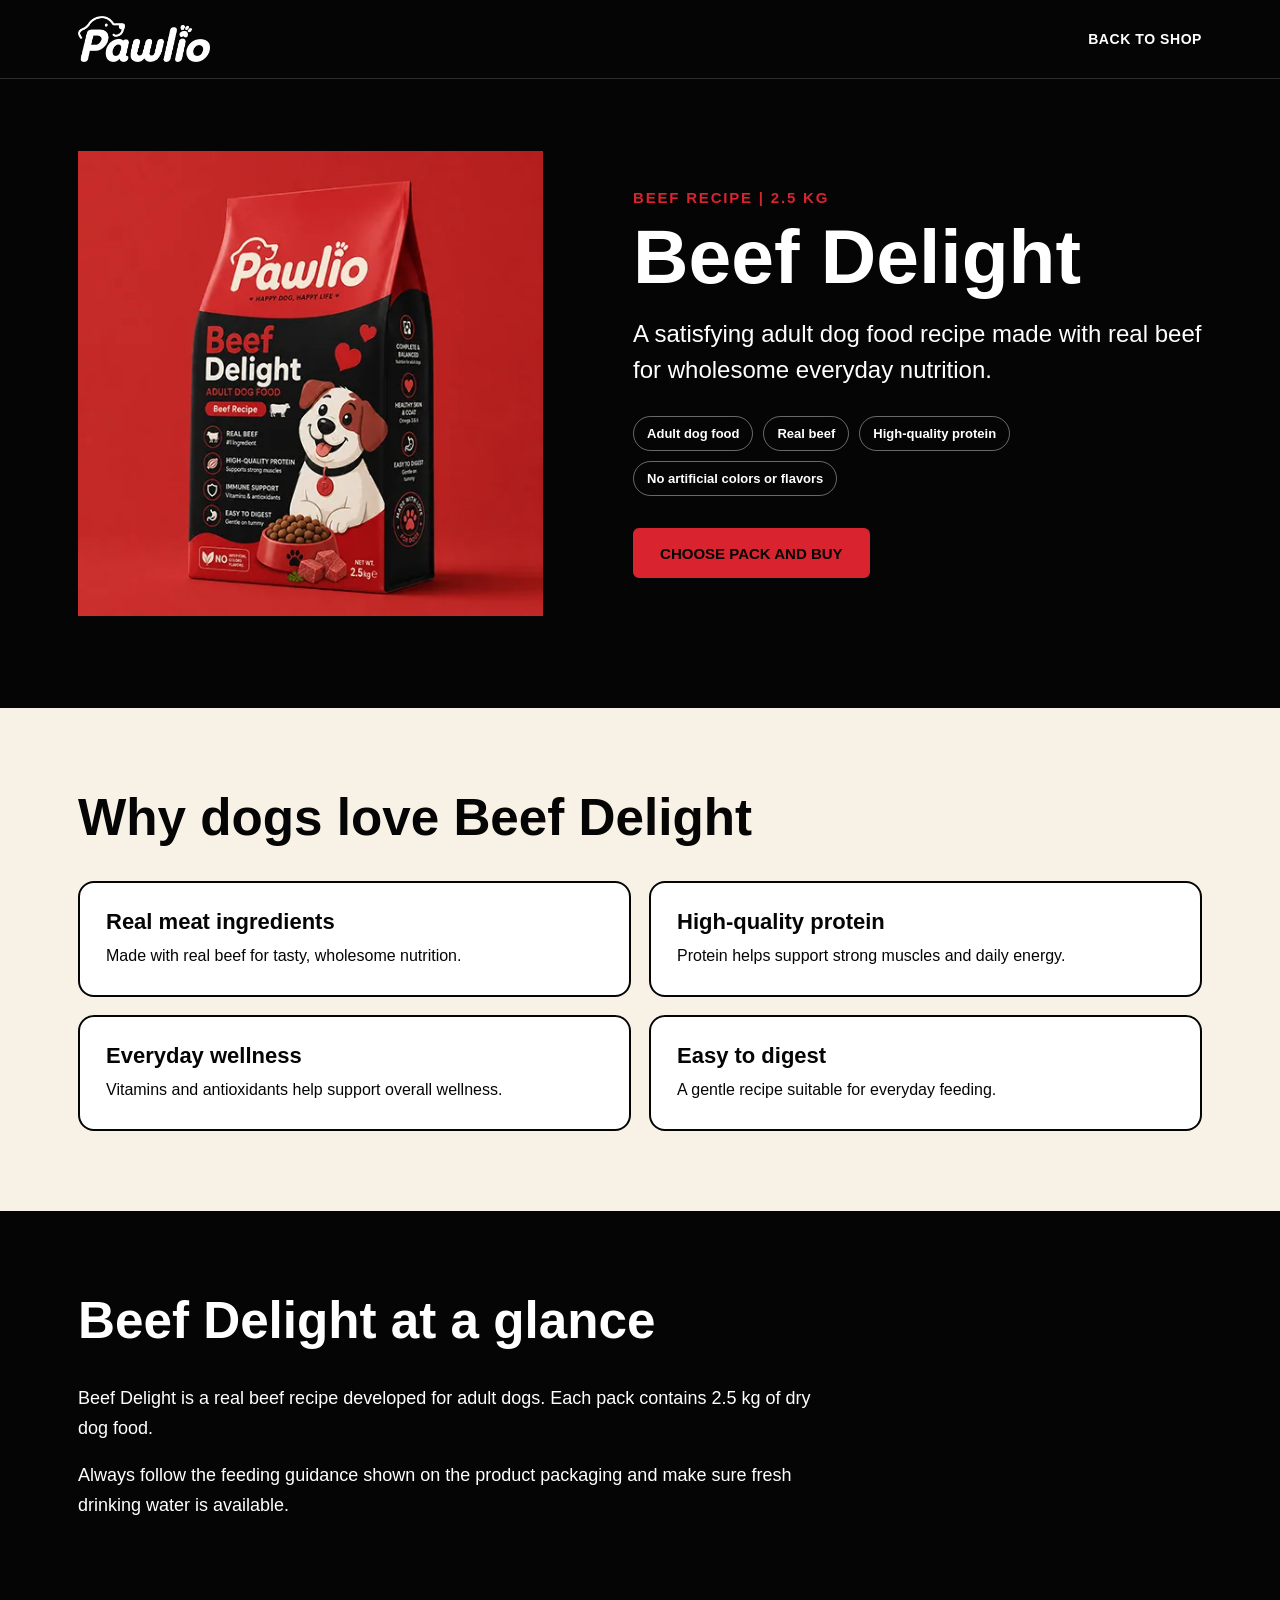
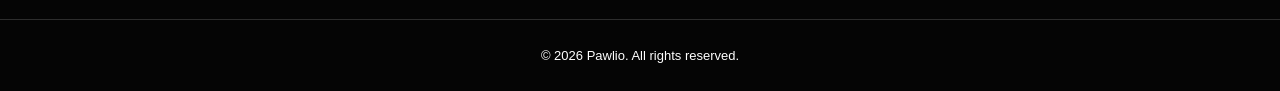
<file: beef-delight.html>
<!DOCTYPE html>
<html lang="en">
<head>
  <meta charset="utf-8">
  <meta name="viewport" content="width=device-width, initial-scale=1">
  <title>Beef Delight Adult Dog Food | Pawlio</title>
  <meta name="description" content="Discover Pawlio Beef Delight Recipe adult dog food, a 2.5 kg real beef recipe with high-quality protein, vitamins and antioxidants.">
  <meta name="robots" content="index, follow, max-image-preview:large">
  <meta name="theme-color" content="#d9232e">
  <link rel="icon" href="/images/favicon.png" type="image/png">
  <link rel="apple-touch-icon" href="/images/favicon.png">
  <meta property="og:type" content="product">
  <meta property="og:locale" content="en_US">
  <meta property="og:site_name" content="Pawlio">
  <meta property="og:url" content="https://pawlio-eight.vercel.app/beef-delight.html">
  <meta property="og:title" content="Beef Delight Recipe | Pawlio">
  <meta property="og:description" content="Wholesome adult dog food made with real beef, quality protein, vitamins, and antioxidants for everyday strength and vitality.">
  <meta property="og:image" content="https://pawlio-eight.vercel.app/images/bdpack_hero.jpg">
  <meta property="og:image:type" content="image/jpeg">
  <meta property="og:image:width" content="1928">
  <meta property="og:image:height" content="816">
  <meta property="og:image:alt" content="Pawlio Beef Delight Recipe adult dog food pack">
  <meta name="twitter:card" content="summary_large_image">
  <meta name="twitter:title" content="Beef Delight Recipe | Pawlio">
  <meta name="twitter:description" content="Real beef with quality protein for wholesome everyday nutrition.">
  <meta name="twitter:image" content="https://pawlio-eight.vercel.app/images/bdpack_hero.jpg">
  <meta name="twitter:image:alt" content="Pawlio Beef Delight Recipe adult dog food pack">
  <link rel="canonical" href="https://pawlio-eight.vercel.app/beef-delight.html">
  <link rel="preload" as="image" href="images/webp/bdpack.webp" type="image/webp" fetchpriority="high">
  <link rel="stylesheet" href="product.css?v=20260610">
  <style>
    :root {
      --accent: var(--red);
    }

    .site-header {
      position: sticky;
      top: 0;
      z-index: 20;
      width: 100%;
      background: #050505;
    }
  </style>
  <script type="application/ld+json">
  {
    "@context": "https://schema.org",
    "@type": "Product",
    "name": "Pawlio Beef Delight Recipe Adult Dog Food",
    "description": "Adult dog food made with real beef, high-quality protein, vitamins and antioxidants.",
    "image": [
      "https://pawlio-eight.vercel.app/images/bdpack_hero.jpg",
      "https://pawlio-eight.vercel.app/images/bdpack.png"
    ],
    "brand": {
      "@type": "Brand",
      "name": "Pawlio"
    },
    "sku": "prod_UdhhToZZBuwtlW",
    "category": "Adult Dog Food",
    "url": "https://pawlio-eight.vercel.app/beef-delight.html",
    "mainEntityOfPage": "https://pawlio-eight.vercel.app/beef-delight.html",
    "weight": {
      "@type": "QuantitativeValue",
      "value": 2.5,
      "unitCode": "KGM"
    }
  }
  </script>
  <script type="application/ld+json">
  {
    "@context": "https://schema.org",
    "@type": "BreadcrumbList",
    "itemListElement": [
      {
        "@type": "ListItem",
        "position": 1,
        "name": "Pawlio",
        "item": "https://pawlio-eight.vercel.app/"
      },
      {
        "@type": "ListItem",
        "position": 2,
        "name": "Beef Delight Adult Dog Food",
        "item": "https://pawlio-eight.vercel.app/beef-delight.html"
      }
    ]
  }
  </script>
</head>
<body>
  <header class="site-header">
    <nav class="navbar" aria-label="Product navigation">
      <a href="index.html" aria-label="Pawlio home">
        <img class="logo" src="images/Pawlio%20Logo_White.png" alt="Pawlio">
      </a>
      <a class="back-link" href="index.html#our-product">Back to shop</a>
    </nav>
  </header>

  <main>
    <section class="product-hero" aria-labelledby="product-heading">
      <img class="product-image" src="images/webp/bdpack.webp" width="500" height="500" alt="Pawlio Beef Delight Recipe adult dog food, 2.5 kg" fetchpriority="high" decoding="async">
      <div class="product-copy">
        <p class="eyebrow">Beef Recipe | 2.5 kg</p>
        <h1 id="product-heading">Beef Delight</h1>
        <p class="lead">A satisfying adult dog food recipe made with real beef for wholesome everyday nutrition.</p>
        <ul class="product-meta">
          <li>Adult dog food</li>
          <li>Real beef</li>
          <li>High-quality protein</li>
          <li>No artificial colors or flavors</li>
        </ul>
        <a class="buy-link" href="index.html#our-product">Choose pack and buy</a>
      </div>
    </section>

    <section class="benefits" aria-labelledby="benefits-heading">
      <div class="benefits-inner">
        <h2 id="benefits-heading">Why dogs love Beef Delight</h2>
        <div class="benefit-grid">
          <article class="benefit-card">
            <h3>Real meat ingredients</h3>
            <p>Made with real beef for tasty, wholesome nutrition.</p>
          </article>
          <article class="benefit-card">
            <h3>High-quality protein</h3>
            <p>Protein helps support strong muscles and daily energy.</p>
          </article>
          <article class="benefit-card">
            <h3>Everyday wellness</h3>
            <p>Vitamins and antioxidants help support overall wellness.</p>
          </article>
          <article class="benefit-card">
            <h3>Easy to digest</h3>
            <p>A gentle recipe suitable for everyday feeding.</p>
          </article>
        </div>
      </div>
    </section>

    <section class="details" aria-labelledby="details-heading">
      <h2 id="details-heading">Beef Delight at a glance</h2>
      <p>Beef Delight is a real beef recipe developed for adult dogs. Each pack contains 2.5 kg of dry dog food.</p>
      <p>Always follow the feeding guidance shown on the product packaging and make sure fresh drinking water is available.</p>
    </section>
  </main>

  <footer class="site-footer">&copy; 2026 Pawlio. All rights reserved.</footer>
</body>
</html>
</file>
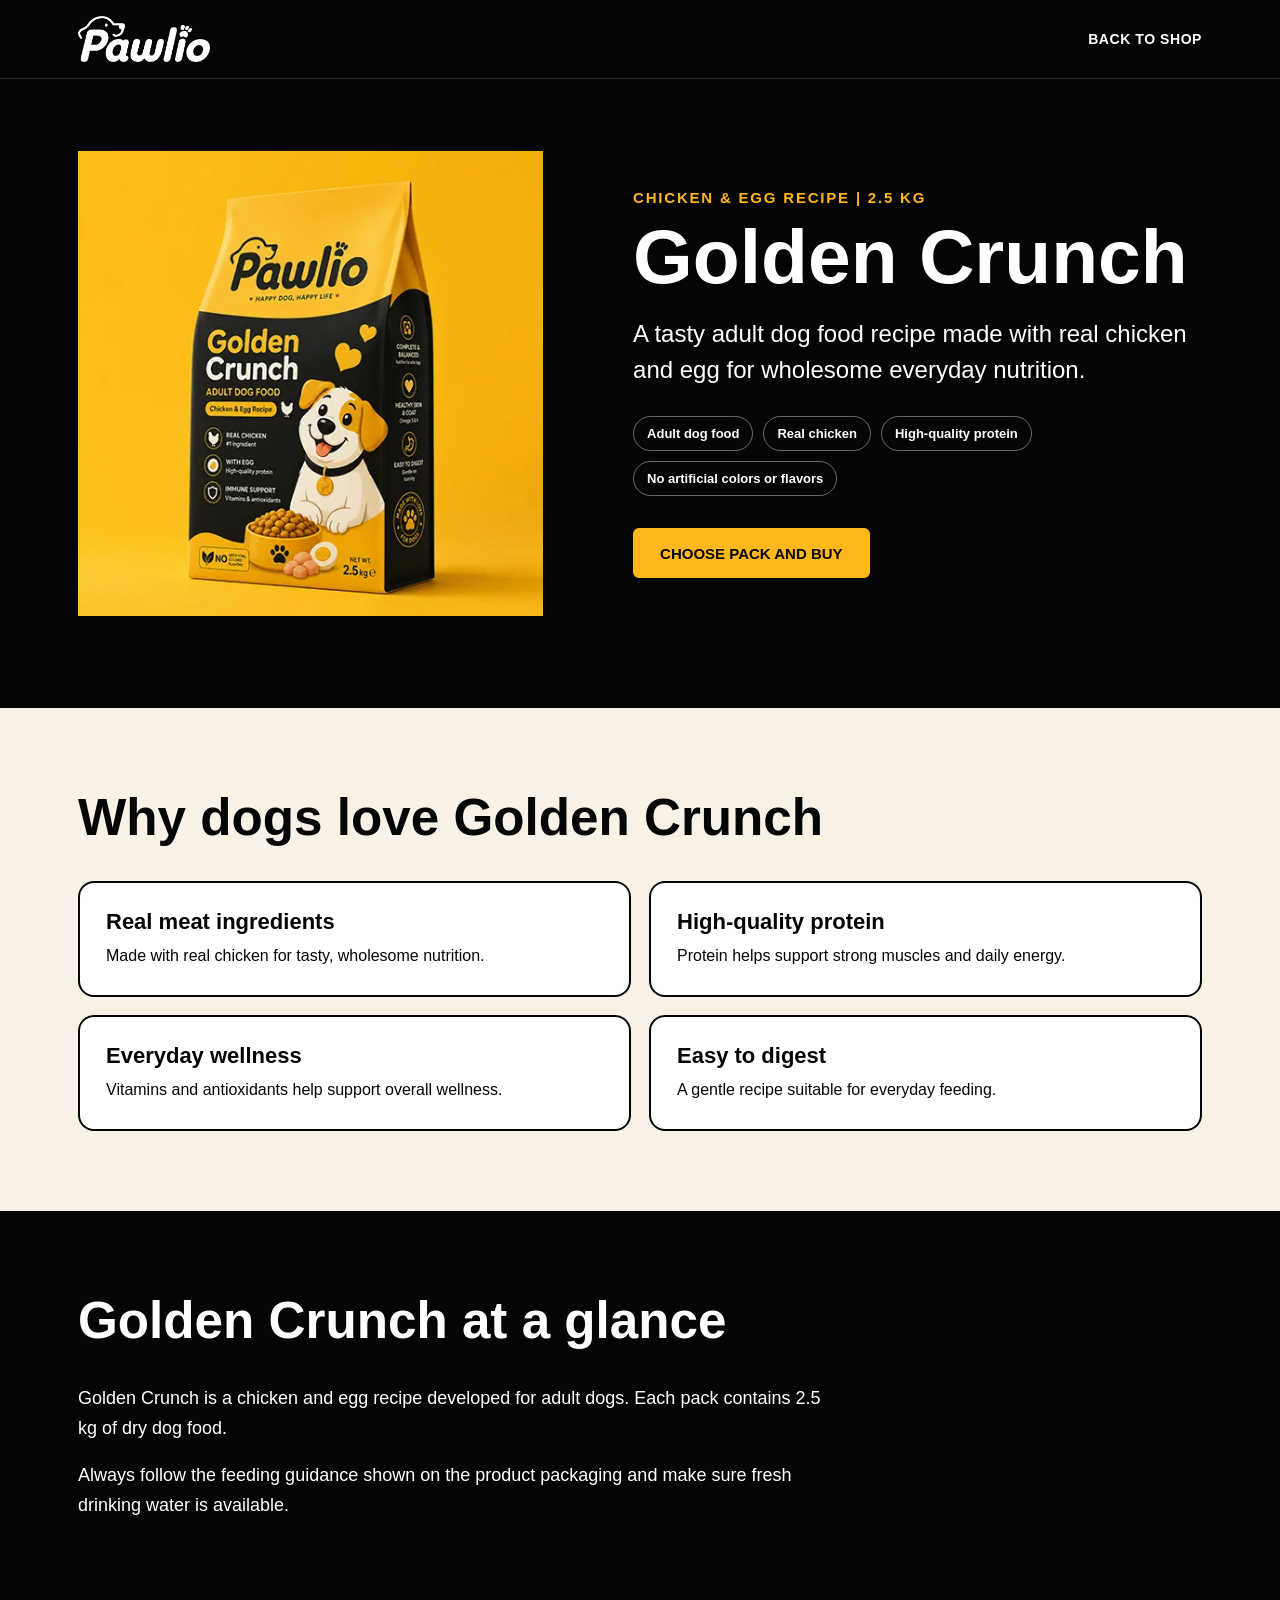
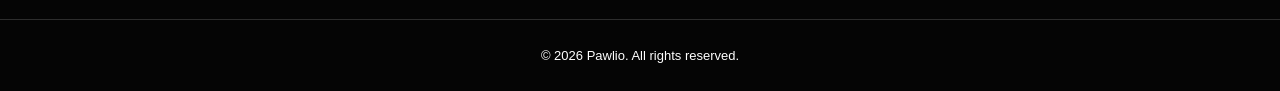
<file: golden-crunch.html>
<!DOCTYPE html>
<html lang="en">
<head>
  <meta charset="utf-8">
  <meta name="viewport" content="width=device-width, initial-scale=1">
  <title>Golden Crunch Chicken &amp; Egg Adult Dog Food | Pawlio</title>
  <meta name="description" content="Discover Pawlio Golden Crunch Chicken & Egg Recipe adult dog food, a 2.5 kg real chicken recipe with high-quality protein, vitamins and antioxidants.">
  <meta name="robots" content="index, follow, max-image-preview:large">
  <meta name="theme-color" content="#ffb71b">
  <link rel="icon" href="/images/favicon.png" type="image/png">
  <link rel="apple-touch-icon" href="/images/favicon.png">
  <meta property="og:type" content="product">
  <meta property="og:locale" content="en_US">
  <meta property="og:site_name" content="Pawlio">
  <meta property="og:url" content="https://pawlio-eight.vercel.app/golden-crunch.html">
  <meta property="og:title" content="Golden Crunch Chicken &amp; Egg Recipe | Pawlio">
  <meta property="og:description" content="Wholesome adult dog food made with real chicken and egg, quality protein, vitamins, and antioxidants for everyday vitality.">
  <meta property="og:image" content="https://pawlio-eight.vercel.app/images/gcpack_hero.jpg">
  <meta property="og:image:type" content="image/jpeg">
  <meta property="og:image:width" content="1928">
  <meta property="og:image:height" content="816">
  <meta property="og:image:alt" content="Pawlio Golden Crunch Chicken and Egg Recipe adult dog food pack">
  <meta name="twitter:card" content="summary_large_image">
  <meta name="twitter:title" content="Golden Crunch Chicken &amp; Egg Recipe | Pawlio">
  <meta name="twitter:description" content="Real chicken and egg with quality protein for wholesome everyday nutrition.">
  <meta name="twitter:image" content="https://pawlio-eight.vercel.app/images/gcpack_hero.jpg">
  <meta name="twitter:image:alt" content="Pawlio Golden Crunch Chicken and Egg Recipe adult dog food pack">
  <link rel="canonical" href="https://pawlio-eight.vercel.app/golden-crunch.html">
  <link rel="preload" as="image" href="images/webp/gcpack.webp" type="image/webp" fetchpriority="high">
  <link rel="stylesheet" href="product.css?v=20260610">
  <style>
    .site-header {
      position: sticky;
      top: 0;
      z-index: 20;
      width: 100%;
      background: #050505;
    }
  </style>
  <script type="application/ld+json">
  {
    "@context": "https://schema.org",
    "@type": "Product",
    "name": "Pawlio Golden Crunch Chicken & Egg Recipe Adult Dog Food",
    "description": "Adult dog food made with real chicken and egg, high-quality protein, vitamins and antioxidants.",
    "image": [
      "https://pawlio-eight.vercel.app/images/gcpack_hero.jpg",
      "https://pawlio-eight.vercel.app/images/gcpack.png"
    ],
    "brand": {
      "@type": "Brand",
      "name": "Pawlio"
    },
    "sku": "prod_UdhfwcnhacvTvO",
    "category": "Adult Dog Food",
    "url": "https://pawlio-eight.vercel.app/golden-crunch.html",
    "mainEntityOfPage": "https://pawlio-eight.vercel.app/golden-crunch.html",
    "weight": {
      "@type": "QuantitativeValue",
      "value": 2.5,
      "unitCode": "KGM"
    }
  }
  </script>
  <script type="application/ld+json">
  {
    "@context": "https://schema.org",
    "@type": "BreadcrumbList",
    "itemListElement": [
      {
        "@type": "ListItem",
        "position": 1,
        "name": "Pawlio",
        "item": "https://pawlio-eight.vercel.app/"
      },
      {
        "@type": "ListItem",
        "position": 2,
        "name": "Golden Crunch Chicken & Egg Adult Dog Food",
        "item": "https://pawlio-eight.vercel.app/golden-crunch.html"
      }
    ]
  }
  </script>
</head>
<body>
  <header class="site-header">
    <nav class="navbar" aria-label="Product navigation">
      <a href="index.html" aria-label="Pawlio home">
        <img class="logo" src="images/Pawlio%20Logo_White.png" alt="Pawlio">
      </a>
      <a class="back-link" href="index.html#our-product">Back to shop</a>
    </nav>
  </header>

  <main>
    <section class="product-hero" aria-labelledby="product-heading">
      <img class="product-image" src="images/webp/gcpack.webp" width="500" height="500" alt="Pawlio Golden Crunch Chicken and Egg Recipe adult dog food, 2.5 kg" fetchpriority="high" decoding="async">
      <div class="product-copy">
        <p class="eyebrow">Chicken &amp; Egg Recipe | 2.5 kg</p>
        <h1 id="product-heading">Golden Crunch</h1>
        <p class="lead">A tasty adult dog food recipe made with real chicken and egg for wholesome everyday nutrition.</p>
        <ul class="product-meta">
          <li>Adult dog food</li>
          <li>Real chicken</li>
          <li>High-quality protein</li>
          <li>No artificial colors or flavors</li>
        </ul>
        <a class="buy-link" href="index.html#our-product">Choose pack and buy</a>
      </div>
    </section>

    <section class="benefits" aria-labelledby="benefits-heading">
      <div class="benefits-inner">
        <h2 id="benefits-heading">Why dogs love Golden Crunch</h2>
        <div class="benefit-grid">
          <article class="benefit-card">
            <h3>Real meat ingredients</h3>
            <p>Made with real chicken for tasty, wholesome nutrition.</p>
          </article>
          <article class="benefit-card">
            <h3>High-quality protein</h3>
            <p>Protein helps support strong muscles and daily energy.</p>
          </article>
          <article class="benefit-card">
            <h3>Everyday wellness</h3>
            <p>Vitamins and antioxidants help support overall wellness.</p>
          </article>
          <article class="benefit-card">
            <h3>Easy to digest</h3>
            <p>A gentle recipe suitable for everyday feeding.</p>
          </article>
        </div>
      </div>
    </section>

    <section class="details" aria-labelledby="details-heading">
      <h2 id="details-heading">Golden Crunch at a glance</h2>
      <p>Golden Crunch is a chicken and egg recipe developed for adult dogs. Each pack contains 2.5 kg of dry dog food.</p>
      <p>Always follow the feeding guidance shown on the product packaging and make sure fresh drinking water is available.</p>
    </section>
  </main>

  <footer class="site-footer">&copy; 2026 Pawlio. All rights reserved.</footer>
</body>
</html>
</file>
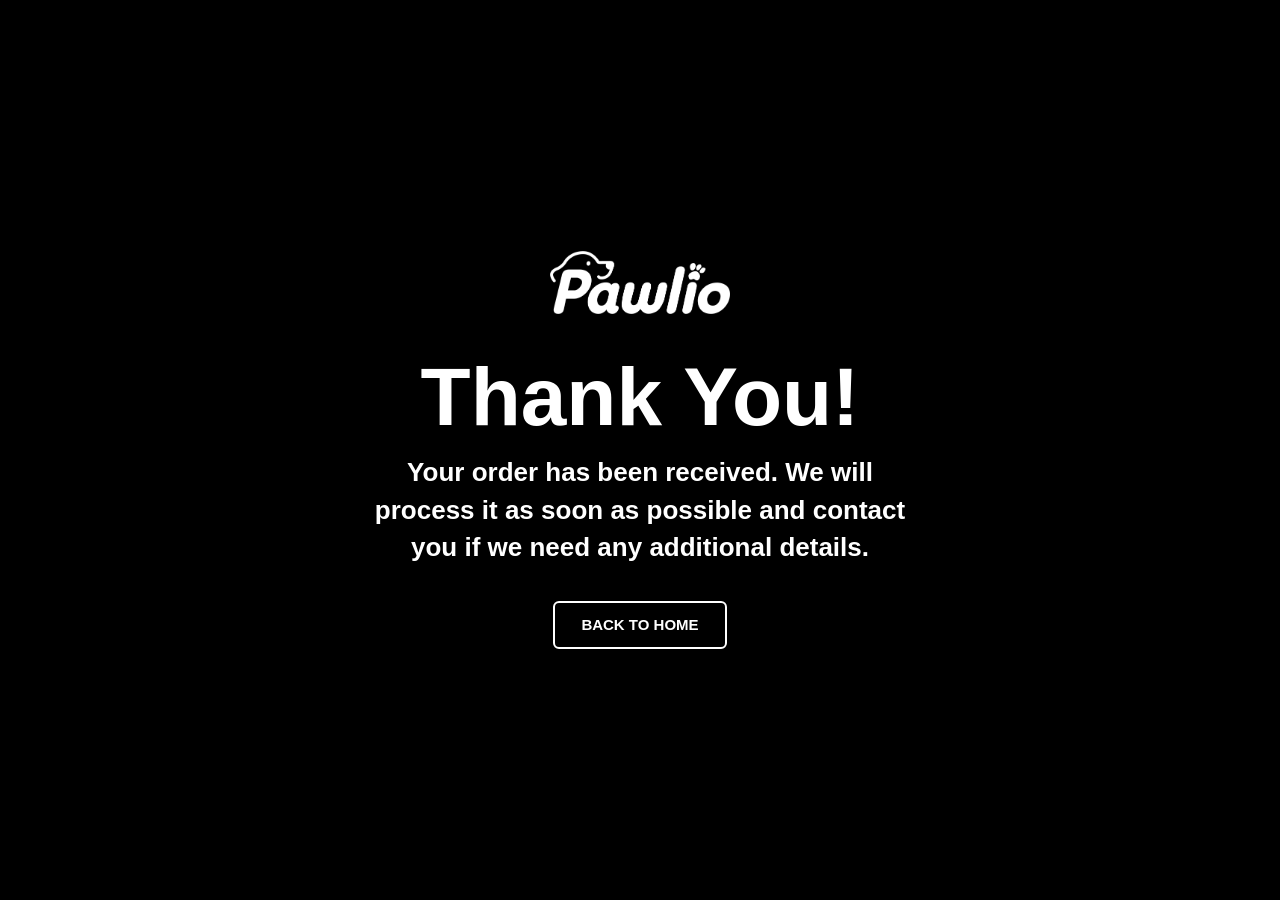
<file: thank-you.html>
<!DOCTYPE html>
<html lang="en">
<head>
  <meta charset="utf-8">
  <meta name="viewport" content="width=device-width, initial-scale=1">
  <link rel="icon" href="/images/favicon.png" type="image/png">
  <link rel="apple-touch-icon" href="/images/favicon.png">
  <meta name="robots" content="noindex, nofollow">
  <title>Thank You | Pawlio</title>
  <style>
    * {
      box-sizing: border-box;
    }

    body {
      min-height: 100vh;
      margin: 0;
      display: grid;
      place-items: center;
      background: #000;
      color: #fff;
      font-family: Arial, Helvetica, sans-serif;
      text-align: center;
      padding: 32px;
    }

    .thank-you {
      width: min(100%, 720px);
    }

    .logo {
      display: block;
      width: min(48vw, 180px);
      height: auto;
      margin: 0 auto 44px;
    }

    h1 {
      margin: 0 0 18px;
      font-size: clamp(42px, 7vw, 82px);
      line-height: 0.95;
    }

    p {
      margin: 0 auto 34px;
      max-width: 560px;
      font-size: clamp(18px, 2.3vw, 26px);
      line-height: 1.45;
      font-weight: 700;
    }

    .home-link {
      display: inline-flex;
      align-items: center;
      justify-content: center;
      min-height: 48px;
      padding: 0 26px;
      border: 2px solid #fff;
      border-radius: 6px;
      color: #fff;
      font-size: 15px;
      font-weight: 800;
      text-decoration: none;
      text-transform: uppercase;
      transition: opacity 180ms ease, transform 180ms ease;
    }

    .home-link:hover,
    .home-link:focus-visible {
      opacity: 0.78;
      transform: translateY(-2px);
    }
  </style>
</head>
<body>
  <main class="thank-you">
    <img class="logo" src="images/Pawlio%20Logo_White.png" alt="Pawlio">
    <h1>Thank You!</h1>
    <p>Your order has been received. We will process it as soon as possible and contact you if we need any additional details.</p>
    <a class="home-link" href="/">Back to Home</a>
  </main>
</body>
</html>
</file>
<file: product.css>
:root {
  --black: #050505;
  --white: #fff;
  --cream: #f8f1e5;
  --gold: #ffb71b;
  --red: #d9232e;
  --accent: var(--gold);
}

* {
  box-sizing: border-box;
}

html {
  scroll-behavior: smooth;
}

body {
  margin: 0;
  min-width: 320px;
  background: var(--black);
  color: var(--white);
  font-family: Arial, Helvetica, sans-serif;
}

img {
  max-width: 100%;
}

.site-header {
  position: sticky;
  top: 0;
  z-index: 20;
  width: 100%;
  background: var(--black);
  border-bottom: 1px solid rgba(255, 255, 255, 0.16);
}

.navbar {
  width: min(100%, 1180px);
  min-height: 78px;
  margin: 0 auto;
  padding: 14px 28px;
  display: flex;
  align-items: center;
  justify-content: space-between;
  gap: 24px;
}

.logo {
  display: block;
  width: 132px;
  height: auto;
}

.back-link {
  color: var(--white);
  font-size: 14px;
  font-weight: 800;
  letter-spacing: 0.04em;
  text-decoration: none;
  text-transform: uppercase;
}

.back-link:hover,
.back-link:focus-visible {
  color: var(--accent);
}

.product-hero {
  width: min(100%, 1180px);
  margin: 0 auto;
  padding: 72px 28px 92px;
  display: grid;
  grid-template-columns: minmax(0, 0.9fr) minmax(0, 1.1fr);
  align-items: center;
  gap: clamp(40px, 7vw, 96px);
}

.product-image {
  display: block;
  width: min(100%, 500px);
  height: auto;
  object-fit: contain;
  flex-shrink: 0;
  margin: 0 auto;
}

.eyebrow {
  margin: 0 0 14px;
  color: var(--accent);
  font-size: 15px;
  font-weight: 800;
  letter-spacing: 0.12em;
  text-transform: uppercase;
}

h1 {
  margin: 0 0 24px;
  font-size: clamp(42px, 6vw, 78px);
  line-height: 0.94;
}

.lead {
  margin: 0 0 28px;
  max-width: 650px;
  font-size: clamp(18px, 2vw, 24px);
  line-height: 1.5;
}

.product-meta {
  display: flex;
  flex-wrap: wrap;
  gap: 10px;
  padding: 0;
  margin: 0 0 32px;
  list-style: none;
}

.product-meta li {
  padding: 9px 13px;
  border: 1px solid rgba(255, 255, 255, 0.4);
  border-radius: 999px;
  font-size: 13px;
  font-weight: 700;
}

.buy-link {
  display: inline-flex;
  align-items: center;
  justify-content: center;
  min-height: 50px;
  padding: 0 25px;
  border: 2px solid var(--accent);
  border-radius: 6px;
  background: var(--accent);
  color: var(--black);
  font-size: 15px;
  font-weight: 900;
  text-decoration: none;
  text-transform: uppercase;
  transition: transform 180ms ease, opacity 180ms ease;
}

.buy-link:hover,
.buy-link:focus-visible {
  opacity: 0.88;
  transform: translateY(-2px);
}

.benefits {
  background: var(--cream);
  color: var(--black);
}

.benefits-inner {
  width: min(100%, 1180px);
  margin: 0 auto;
  padding: 80px 28px;
}

.benefits h2,
.details h2 {
  margin: 0 0 34px;
  font-size: clamp(32px, 4vw, 52px);
}

.benefit-grid {
  display: grid;
  grid-template-columns: repeat(2, minmax(0, 1fr));
  gap: 18px;
}

.benefit-card {
  padding: 26px;
  border: 2px solid var(--black);
  border-radius: 16px;
  background: var(--white);
}

.benefit-card h3 {
  margin: 0 0 9px;
  font-size: 22px;
}

.benefit-card p {
  margin: 0;
  font-size: 16px;
  line-height: 1.55;
}

.details {
  width: min(100%, 1180px);
  margin: 0 auto;
  padding: 80px 28px;
}

.details p {
  max-width: 760px;
  margin: 0 0 18px;
  font-size: 18px;
  line-height: 1.65;
}

.site-footer {
  padding: 28px;
  border-top: 1px solid rgba(255, 255, 255, 0.16);
  text-align: center;
  font-size: 13px;
}

@media (max-width: 760px) {
  .navbar {
    min-height: 66px;
    padding-inline: 18px;
  }

  .logo {
    width: 100px;
  }

  .product-hero {
    grid-template-columns: 1fr;
    padding: 48px 20px 66px;
  }

  .product-image {
    width: min(82vw, 380px);
    max-height: 62vh;
  }

  .product-copy {
    text-align: center;
  }

  .lead {
    margin-inline: auto;
  }

  .product-meta {
    justify-content: center;
  }

  .benefits-inner,
  .details {
    padding: 60px 20px;
  }

  .benefit-grid {
    grid-template-columns: 1fr;
  }
}

@media (max-width: 420px) {
  .product-image {
    width: min(78vw, 310px);
    max-height: 54vh;
  }
}
</file>
